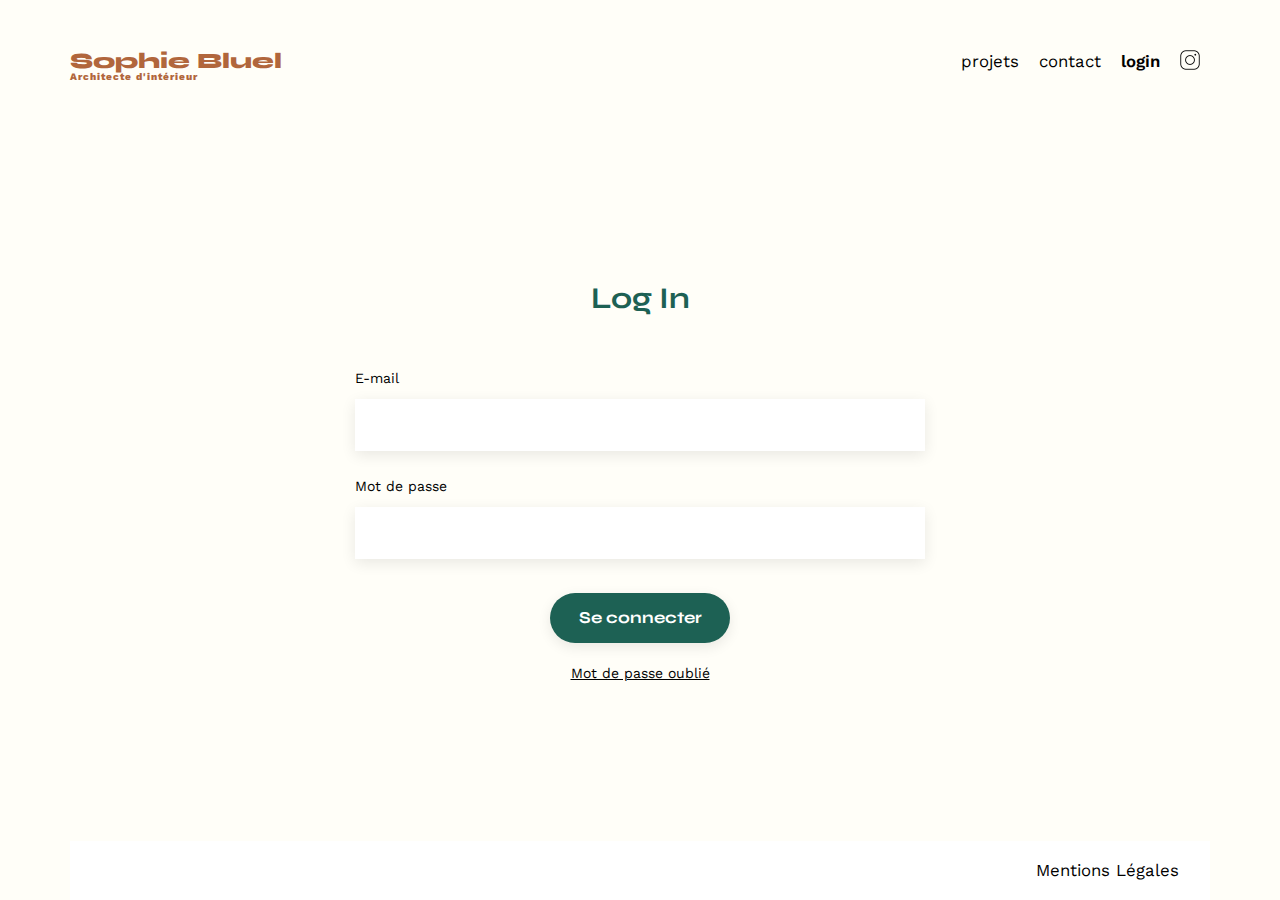
<file: FrontEnd/login.html>
<!DOCTYPE html>
<html lang="fr">

<head>
    <meta charset="UTF-8" />
    <title>Sophie Bluel - Login Page</title>
    <meta name="viewport" content="width=device-width, initial-scale=1.0" />
    <link rel="preconnect" href="https://fonts.googleapis.com" />
    <link rel="preconnect" href="https://fonts.gstatic.com" crossorigin />
    <link href="https://fonts.googleapis.com/css2?family=Syne:wght@700;800&family=Work+Sans&display=swap"
        rel="stylesheet" />
    <meta name="description" content="" />
    <link rel="stylesheet" href="./assets/style.css" />
</head>

<body class="body-login">
    <div class="wrapper">
        <header>
            <h1>Sophie Bluel <span>Architecte d'intérieur</span></h1>
            <nav>
                <ul>
                    <li>projets</li>
                    <li>contact</li>
                    <li class="li-bold">login</li>
                    <li><img src="./assets/icons/instagram.png" alt="Instagram" /></li>
                </ul>
            </nav>
        </header>
        <main id="contact" class="login">
            <h2>Log In</h2>
            <form id="login-form" action="#" method="post">
                <label for="email">E-mail</label>
                <input type="email" name="email" id="email" />
                <label for="mdp">Mot de passe</label>
                <input type="password" name="mdp" id="mdp" />
                <input type="submit" value="Se connecter" />
                <p class="id-lost">Mot de passe oublié</p>
            </form>
        </main>

        <footer class="footer-login">
            <nav>
                <ul>
                    <li>Mentions Légales</li>
                </ul>
            </nav>
        </footer>
    </div>
    <script src="script-login.js"></script>
</body>

</html>
</file>
<file: FrontEnd/assets/style.css>
/* http://meyerweb.com/eric/tools/css/reset/
   v2.0 | 20110126
   License: none (public domain)
*/

@import url("https://fonts.googleapis.com/css2?family=Work+Sans&display=swap");

html,
body,
div,
span,
applet,
object,
iframe,
h1,
h2,
h3,
h4,
h5,
h6,
p,
blockquote,
pre,
a,
abbr,
acronym,
address,
big,
cite,
code,
del,
dfn,
em,
img,
ins,
kbd,
q,
s,
samp,
small,
strike,
strong,
sub,
sup,
tt,
var,
b,
u,
i,
center,
dl,
dt,
dd,
ol,
ul,
li,
fieldset,
form,
label,
legend,
table,
caption,
tbody,
tfoot,
thead,
tr,
th,
td,
article,
aside,
canvas,
details,
embed,
figure,
figcaption,
footer,
header,
hgroup,
menu,
nav,
output,
ruby,
section,
summary,
time,
mark,
audio,
video {
  margin: 0;
  padding: 0;
  border: 0;
  font-size: 100%;
  font: inherit;
  vertical-align: baseline;
}

/* HTML5 display-role reset for older browsers */
article,
aside,
details,
figcaption,
figure,
footer,
header,
hgroup,
menu,
nav,
section {
  display: block;
}

body {
  line-height: 1;
  background-color: #fffef8;
}

ol,
ul {
  list-style: none;
}

blockquote,
q {
  quotes: none;
}

blockquote:before,
blockquote:after,
q:before,
q:after {
  content: "";
  content: none;
}

table {
  border-collapse: collapse;
  border-spacing: 0;
}

/** end reset css**/
body {
  max-width: 1140px;
  margin: auto;
  font-family: "Work Sans";
  font-size: 14px;
}

header {
  display: flex;
  justify-content: space-between;
  margin: 50px 0;
}

section {
  margin: 50px 0;
}

h1 {
  display: flex;
  flex-direction: column;
  font-family: "Syne";
  font-size: 22px;
  font-weight: 800;
  color: #b1663c;
}

h1 > span {
  font-family: "Work Sans";
  font-size: 10px;
  letter-spacing: 0.1em;
}

h2 {
  font-family: "Syne";
  font-weight: 700;
  font-size: 30px;
  color: #1d6154;
}

nav ul {
  display: flex;
  align-items: center;
  list-style-type: none;
}

li > img {
  width: 20px;
  height: auto;
}

nav li {
  padding: 0 10px;
  font-size: 1.2em;
}

li:hover {
  color: #b1663c;
  cursor: pointer;
}

a {
  text-decoration: none;
  color: inherit;
}

#introduction {
  display: flex;
  align-items: center;
}

#introduction figure {
  flex: 1;
}

#introduction img {
  display: block;
  margin: auto;
  width: 80%;
}

#introduction article {
  flex: 1;
}

#introduction h2 {
  margin-bottom: 1em;
}

#introduction p {
  margin-bottom: 0.5em;
}

#portfolio h2 {
  text-align: center;
  margin-bottom: 1em;
}

#portfolio {
  margin-top: 140px;
}

.filtre {
  margin: 50px 0;
  display: flex;
  flex-wrap: wrap;
  flex-direction: row;
  justify-content: center;
  gap: 10px;
}

.filtre > button {
  display: flex;
  justify-content: center;
  align-items: center;
  text-align: center;
  font-family: "Syne";
  font-weight: 700;
  font-size: 16px;
  color: #1d6154;
  height: 37px;
  padding: 10px;
  min-width: 100px;
  border: 1px #1d6154 solid;
  border-radius: 60px;
  background-color: transparent;
  cursor: pointer;
}

.filtre > button.active {
  background-color: #1d6154;
  color: #fff;
}

.hidden {
  display: none;
}

.gallery {
  width: 100%;
  display: grid;
  grid-template-columns: 1fr 1fr 1fr;
  grid-column-gap: 20px;
  grid-row-gap: 20px;
}

.gallery img {
  width: 100%;
}

#contact {
  width: 50%;
  margin: auto;
}

#contact > * {
  text-align: center;
}

#contact h2 {
  margin-bottom: 20px;
}

#contact form {
  text-align: left;
  margin-top: 30px;
  display: flex;
  flex-direction: column;
}

#contact input {
  height: 50px;
  font-size: 1.2em;
  border: none;
  box-shadow: 0px 4px 14px rgba(0, 0, 0, 0.09);
  cursor: pointer;
}

#contact label {
  margin: 2em 0 1em 0;
}

#contact textarea {
  border: none;
  box-shadow: 0px 4px 14px rgba(0, 0, 0, 0.09);
}

input[type="submit"] {
  font-family: "Syne";
  font-weight: 700;
  color: white;
  background-color: #1d6154;
  margin: 2em auto;
  width: 180px;
  text-align: center;
  border-radius: 60px;
}

.admin[type="submit"] {
  margin: unset;
  padding: 11px 23px;
  font-family: "Work Sans";
  color: black;
  font-weight: 500;
  background-color: white;
  border-style: none;
  cursor: pointer;
  width: auto;
}
.adminForm {
  display: flex;
  background-color: black;
  height: 60px;
  justify-content: center;
  align-items: center;
  width: 100vw;
  left: 0px;
  position: absolute;
  top: 0px;
}
.adminForm div {
  display: flex;
  align-items: center;
  gap: 20px;
}
.adminForm p {
  color: white;
  font-size: 16px;
  font-weight: 400;
}

footer nav ul {
  display: flex;
  justify-content: flex-end;
  padding: 1.5em;
  background-color: white;
}

/* login */

.li-bold {
  font-weight: 600;
}

.wrapper {
  display: flex;
  flex-direction: column;
  justify-content: space-between;
  min-height: 100vh;
}

.id-lost {
  text-align: center;
  text-decoration: underline;
  position: relative;
  top: -10px;
  align-self: center;
}

.id-lost:hover {
  color: #b1663c;
  cursor: pointer;
}

/* modal */

.modal[aria-hidden="true"] {
  animation: remove-background 0.5s both;
}
.modal[aria-hidden="true"] .modal-wrapper {
  animation: unshow-modal 0.65s both;
}
.opacity0 {
  opacity: 0;
}

#portfolio .admin {
  margin-bottom: 90px;
  display: flex;
  justify-content: center;
  align-items: center;
}

#portfolio > .admin h2 {
  margin-bottom: unset;
  margin-right: 30px;
}

#introduction a {
  margin: 16px auto 0 auto;
  width: 80%;
}

.galerie-modale {
  font-size: 26px;
  text-align: center;
  margin-top: 20px;
}
.delete-modale {
  font-family: "Syne";
  font-size: 14px;
  font-weight: 400;
  line-height: 17px;
  letter-spacing: 0em;
  text-align: center;
  text-decoration: unset;
  color: #d65353;
  margin-bottom: 20px;
}
.submit-modale {
  font-size: 14px;
  border: none;
  box-shadow: 0px 4px 14px rgba(0, 0, 0, 0.09);
  display: block;
  cursor: pointer;
  height: 36px;
  width: 237px !important;
}
.image-editer {
  height: 125px;
  width: 82px;
  border-radius: 0px;
  cursor: pointer;
  display: flex;
  flex-direction: column;
  justify-content: space-between;
  position: relative;
}
.image-editer.pending {
  cursor: unset;
}

.modal {
  position: fixed;
  display: flex;
  align-items: center;
  justify-content: center;
  top: 0;
  left: 0;
  width: 100%;
  height: 100%;
  animation: change-background 0.5s both;
}

.modal-wrapper {
  width: 600px;
  background-color: white;
  animation: show-modal 0.5s both;
  border-radius: 10px;
  display: flex;
  flex-direction: column;
  align-items: center;
  justify-content: flex-start;
}
.js-modal-close {
  background: transparent;
  border: none;
  justify-content: end;
  display: flex;
  width: 630px;
}

#galerie-container {
  margin-top: 46px;
}

#image-container {
  display: flex;
  flex-wrap: wrap;
  justify-content: center;
  align-items: center;
  gap: 9px;
  margin: 45px;
}

.img-container {
  width: 78px;
  margin-bottom: 8px;
  object-fit: fill;
}
.trait {
  width: 420px;
  background-color: #b3b3b3;
  border: 1px solid #b3b3b3;
  margin-top: 17px;
}
.fa-xmark {
  position: relative;
  right: 25px;
  top: 17px;
  cursor: pointer;
}

.overflow-padding {
  overflow-x: hidden;
  padding-top: 60px;
}

.image-with-icon {
  position: absolute;
  bottom: 108px;
  left: 59px;
}

.image-with-icon::before {
  content: "\f2ed";
  font-family: "Font Awesome 5 Free";
  font-weight: 900;
  font-size: 9px;
  color: white;
  background-color: black;
  padding: 4px;
  border-radius: 2px;
}
.image-editer img {
  display: block;
}
.js-modal-arrow {
  background: transparent;
  border: none;
  justify-content: start;
  display: flex;
  width: 630px;
}

.fa-arrow-left {
  position: relative;
  right: 575px;
  top: 17px;
  cursor: pointer;
}
.position-form {
  display: flex;
  flex-direction: column;
}
.modal-form-photo {
  display: flex;
  flex-direction: column;
  margin: 36px auto 47px auto;
  gap: 30px;
}
.modal-photo {
  position: fixed;
  display: flex;
  align-items: center;
  justify-content: center;
  top: 0;
  left: 0;
  width: 100%;
  height: 100%;
  animation: change-background 0.5s both;
}
.hidden {
  display: none;
}
.clicked img {
  opacity: 0.5;
}
.img-uploaded {
  display: block;
  max-width: 100%;
  max-height: 100%;
}
.position-form.container-img {
  display: flex;
  flex-direction: column;
  align-items: center;
  justify-content: space-evenly;
  height: 169px;
  width: 420px;
  border-radius: 3px;
  background-color: #e8f1f6;
}

.container-ajout-img {
  height: 36px;
  display: flex;
  width: 173px;
  border-radius: 50px;
  justify-content: center;
  background-color: #cbd6dc;
  align-items: center;
  cursor: pointer;
  color: #306685;
  position: relative;
}

.label-ajout-img {
  position: relative;
  top: 4.3px;
}

i.fa-regular.fa-image {
  display: inline-block;
  width: 58px;
  height: 46px;
  font-size: 46px;
  text-align: center;
  line-height: 46px;
  color: #b9c5cc;
}
.regle-ajout {
  color: #444444;
  font-family: Work Sans;
  font-size: 10px;
  font-weight: 400;
  line-height: 12px;
  letter-spacing: 0em;
  text-align: center;
}

input[type="submit"].submit-image {
  font-size: 14px;
  border: none;
  box-shadow: 0px 4px 14px rgba(0, 0, 0, 0.09);
  display: block;
  height: 36px;
  width: 237px !important;
  background-color: #a7a7a7;
  margin: 0 auto;
}
input[type="submit"].submit-image.form-valid {
  cursor: pointer;
  background-color: #1d6154;
}
select {
  background-position: right 10px center;
}

.ui-form {
  box-shadow: 0px 4px 14px 0px #00000017;
  border-style: none;
  height: 51px;
  padding: 0 16px;
  margin-top: 10px;
  outline: none;
}

.ui-form,
.ui-form * {
  font-family: Work Sans;
  font-size: 14px;
  font-weight: 400;
  line-height: 16px;
  letter-spacing: 0em;
  text-align: left;
  color: #444444;
}

@keyframes show-modal {
  0% {
    transform: translateY(-100%);
  }
  100% {
    transform: translateY(0);
  }
}

@keyframes unshow-modal {
  0% {
    transform: translateY(0%);
  }
  100% {
    transform: translateY(150%);
  }
}

@keyframes change-background {
  to {
    background: rgba(0, 0, 0, 0.8);
  }
}

@keyframes remove-background {
  0% {
    background: rgba(0, 0, 0, 0.8);
  }
  100% {
    background: rgba(0, 0, 0, 0);
  }
}
</file>
